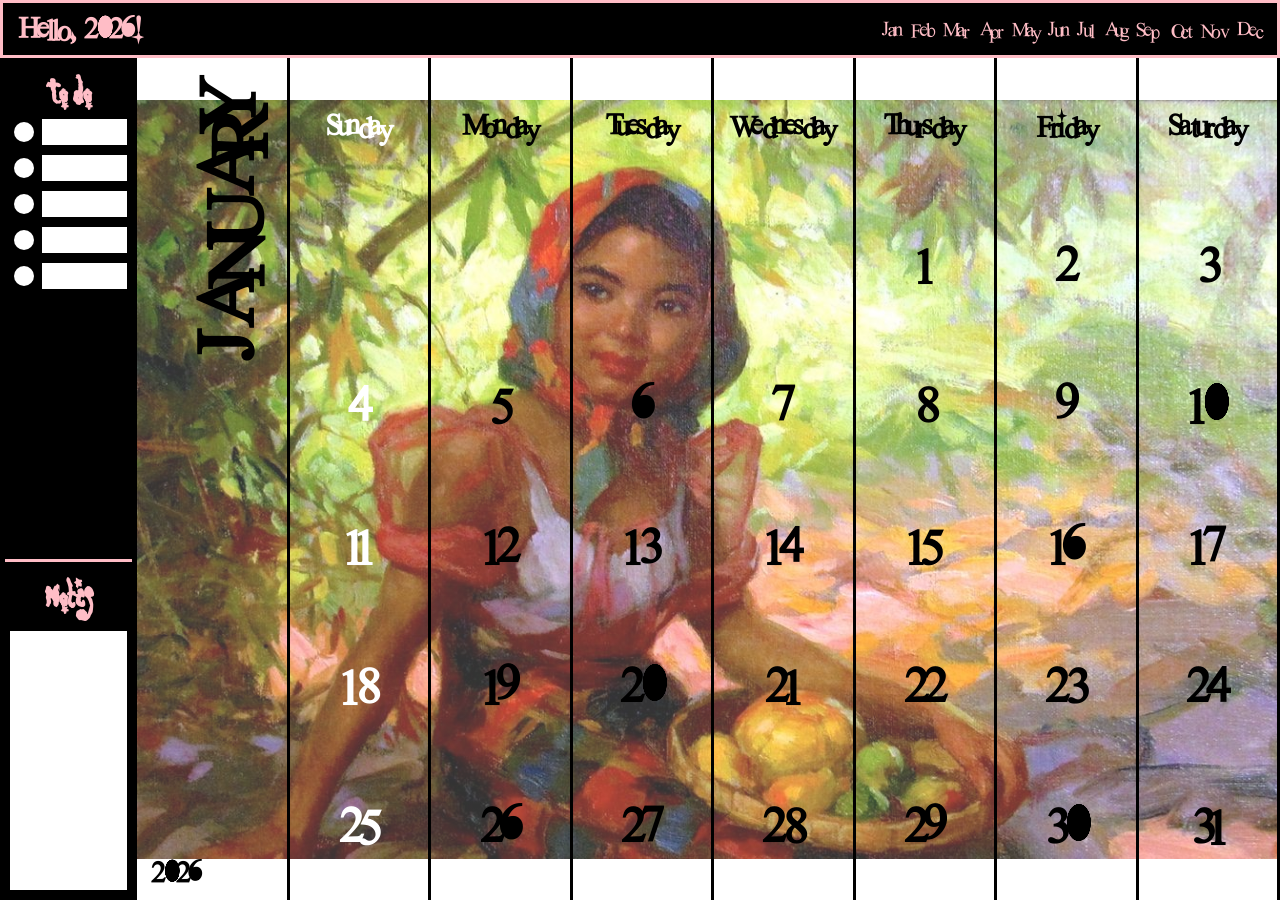
<file: index.html>
<!DOCTYPE html>
<html lang="en-US">

    <head>
        <meta charset="UTF-8">
        <title>2026 Calendar</title>
        <meta name="viewport" content="width=device-width, initial-scale=1.0">
        <link rel="stylesheet" href="style.css">
    </head>

    <body>
        <header>
            <h1>Hello, 2026!</h1>
            <nav>
                <a href="January.html" target="container">Jan</a>
                <a href="February.html" target="container">Feb</a>
                <a href="March.html" target="container">Mar</a>
                <a href="April.html" target="container">Apr</a>
                <a href="May.html" target="container">May</a>
                <a href="June.html" target="container">Jun</a>
                <a href="July.html" target="container">Jul</a>
                <a href="August.html" target="container">Aug</a>
                <a href="September.html" target="container">Sep</a>
                <a href="October.html" target="container">Oct</a>
                <a href="November.html" target="container">Nov</a>
                <a href="December.html" target="container">Dec</a>
            </nav>
        </header>

        <div class="mother">
            <aside>
                <div class="to-do">
                    <h3>To do</h3>
                    <ul class="checklist">
                        <li>
                            <input type="checkbox" class="check"> <!--checkbox - click to check behavior-->
                            <!--for editable text space-->
                            <span class="text" contenteditable="true" placeholder="Type here..."></span> <!--contenteditable="true" turns html into a live textbox-->
                        </li>
                        <li>
                            <input type="checkbox" class="check"> 
                            <span class="text" contenteditable="true" placeholder="Type here..."></span>
                        </li>
                        <li>
                            <input type="checkbox" class="check"> 
                            <span class="text" contenteditable="true" placeholder="Type here..."></span> 
                        </li>
                        <li>
                            <input type="checkbox" class="check">
                            <span class="text" contenteditable="true" placeholder="Type here..."></span>
                        </li>
                        <li>
                            <input type="checkbox" class="check">                               
                            <span class="text" contenteditable="true" placeholder="Type here..."></span>
                        </li>
                    </ul>
                </div>
                <hr>
                <div class="notes">
                    <h3>Notes</h3>
                    <div class="note-box" contenteditable="true" placeholder="Type here..."></div>
                </div>
            </aside>
            <main>
                <iframe frameborder=none src="January.html" height=100% width=100% name="container"></iframe>
            </main>
        </div>
    </body>

</html>
</file>
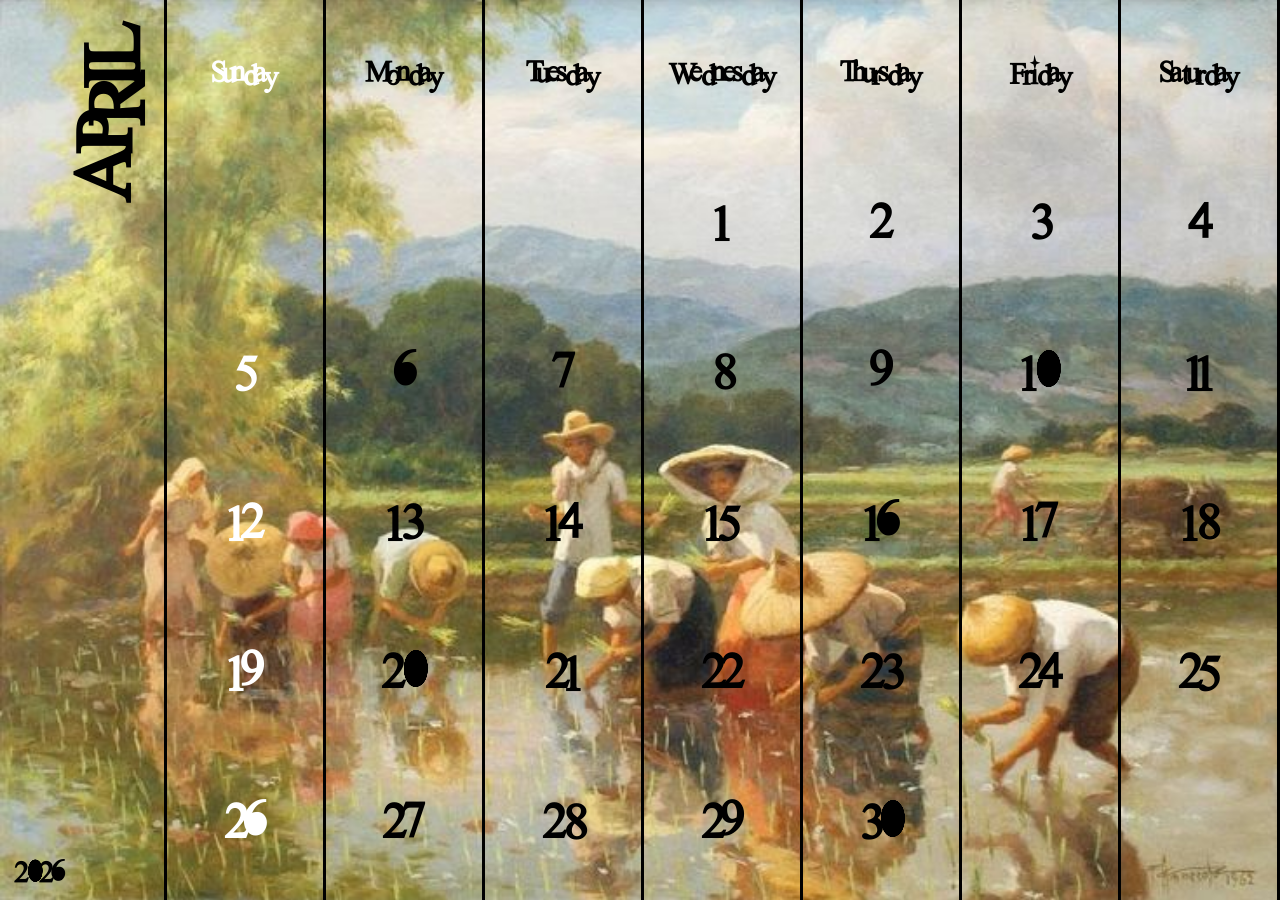
<file: April.html>
<!DOCTYPE html>
<html lang="en-US">

    <head>
        <meta charset="UTF-8">
        <title>April Calendar</title>
        <link rel="stylesheet" href="style.css">
    </head>

    <body>
        <main>
            <div class="container-apr">
                <div class="month">
                    <h1>APRIL</h1>
                    <h3>2026</h3>
                </div>
                <table class="calendar">
                    <tr>
                        <th class="sunday">Sunday</th>
                        <th>Monday</th>
                        <th>Tuesday</th>
                        <th>Wednesday</th>
                        <th>Thursday</th>
                        <th>Friday</th>
                        <th>Saturday</th>
                    </tr>
                    <tr>
                        <td class="sunday">&nbsp;</td>
                        <td>&nbsp;</td>
                        <td>&nbsp;</td>
                        <td>1</td>
                        <td>2</td>
                        <td>3</td>
                        <td>4</td>
                    </tr>
                    <tr>
                        <td class="sunday">5</td>
                        <td>6</td>
                        <td>7</td>
                        <td>8</td>
                        <td>9</td>
                        <td>10</td>
                        <td>11</td>
                    </tr>
                    <tr>
                        <td class="sunday">12</td>
                        <td>13</td>
                        <td>14</td>
                        <td>15</td>
                        <td>16</td>
                        <td>17</td>
                        <td>18</td>
                    </tr>
                    <tr>
                        <td class="sunday">19</td>
                        <td>20</td>
                        <td>21</td>
                        <td>22</td>
                        <td>23</td>
                        <td>24</td>
                        <td>25</td>
                    </tr>
                    <tr>
                        <td class="sunday">26</td>
                        <td>27</td>
                        <td>28</td>
                        <td>29</td>
                        <td>30</td>
                        <td>&nbsp;</td>
                        <td>&nbsp;</td>
                    </tr>
                </table>
            </div>
        </main>    
    </body>

</html>
</file>
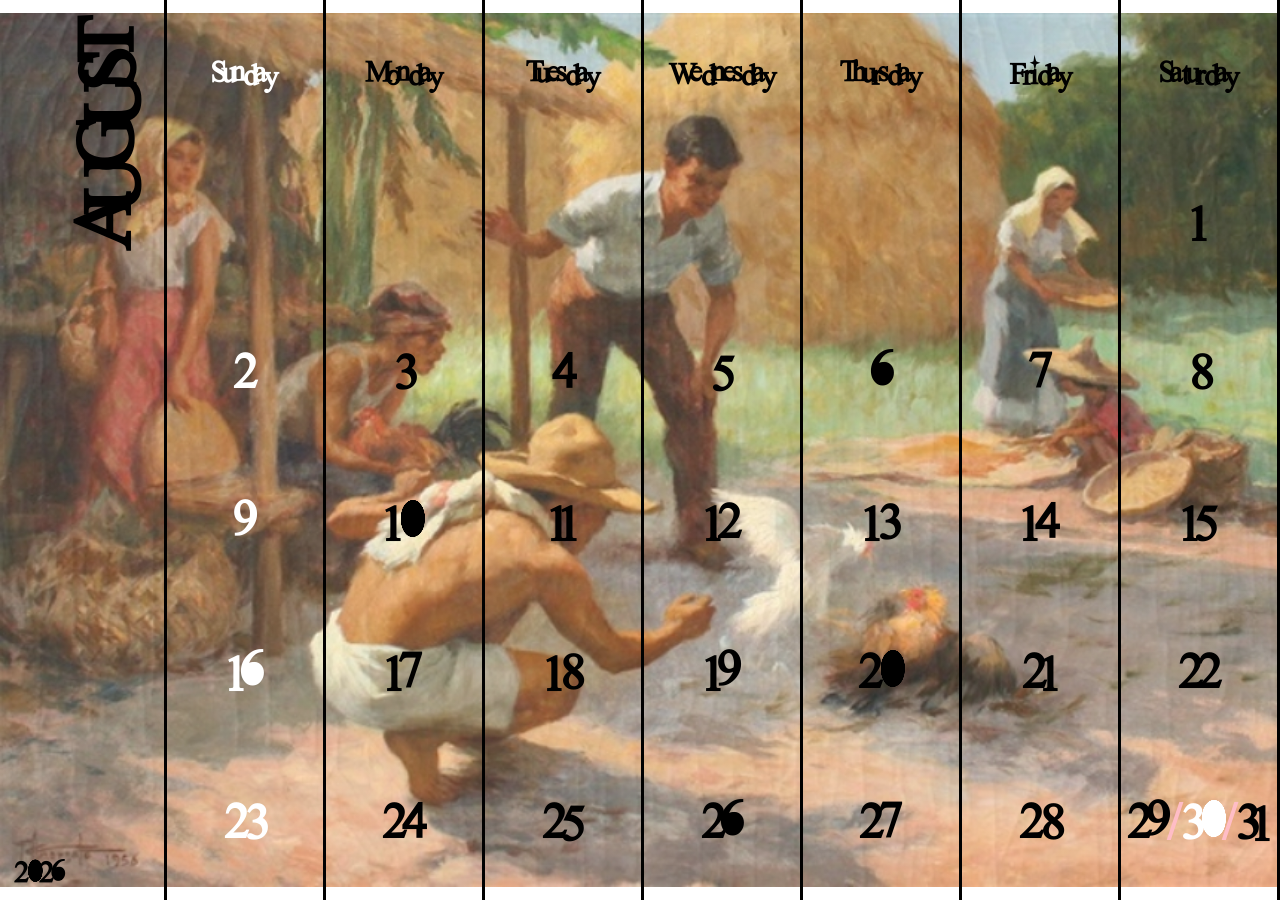
<file: August.html>
<!DOCTYPE html>
<html lang="en-US">

    <head>
        <meta charset="UTF-8">
        <title>August Calendar</title>
        <link rel="stylesheet" href="style.css">
    </head>

    <body>
        <main>
            <div class="container-aug">
                <div class="month">
                    <h1>AUGUST</h1>
                    <h3>2026</h3>
                </div>
                <table class="calendar">
                    <tr>
                        <th class="sunday">Sunday</th>
                        <th>Monday</th>
                        <th>Tuesday</th>
                        <th>Wednesday</th>
                        <th>Thursday</th>
                        <th>Friday</th>
                        <th>Saturday</th>
                    </tr>
                    <tr>
                        <td class="sunday">&nbsp;</td>
                        <td>&nbsp;</td>
                        <td>&nbsp;</td>
                        <td>&nbsp;</td>
                        <td>&nbsp;</td>
                        <td>&nbsp;</td>
                        <td>1</td>
                    </tr>
                    <tr>
                        <td class="sunday">2</td>
                        <td>3</td>
                        <td>4</td>
                        <td>5</td>
                        <td>6</td>
                        <td>7</td>
                        <td>8</td>
                    </tr>
                    <tr>
                        <td class="sunday">9</td>
                        <td>10</td>
                        <td>11</td>
                        <td>12</td>
                        <td>13</td>
                        <td>14</td>
                        <td>15</td>
                    </tr>
                    <tr>
                        <td class="sunday">16</td>
                        <td>17</td>
                        <td>18</td>
                        <td>19</td>
                        <td>20</td>
                        <td>21</td>
                        <td>22</td>
                    </tr>
                    <tr>
                        <td class="sunday">23</td>
                        <td>24</td>
                        <td>25</td>
                        <td>26</td>
                        <td>27</td>
                        <td>28</td>
                        <td>29<span class="divider">/</span><span class="sunday">30</span><span class="divider">/</span>31</td>
                    </tr>
                </table>
            </div>
        </main>    
    </body>

</html>
</file>
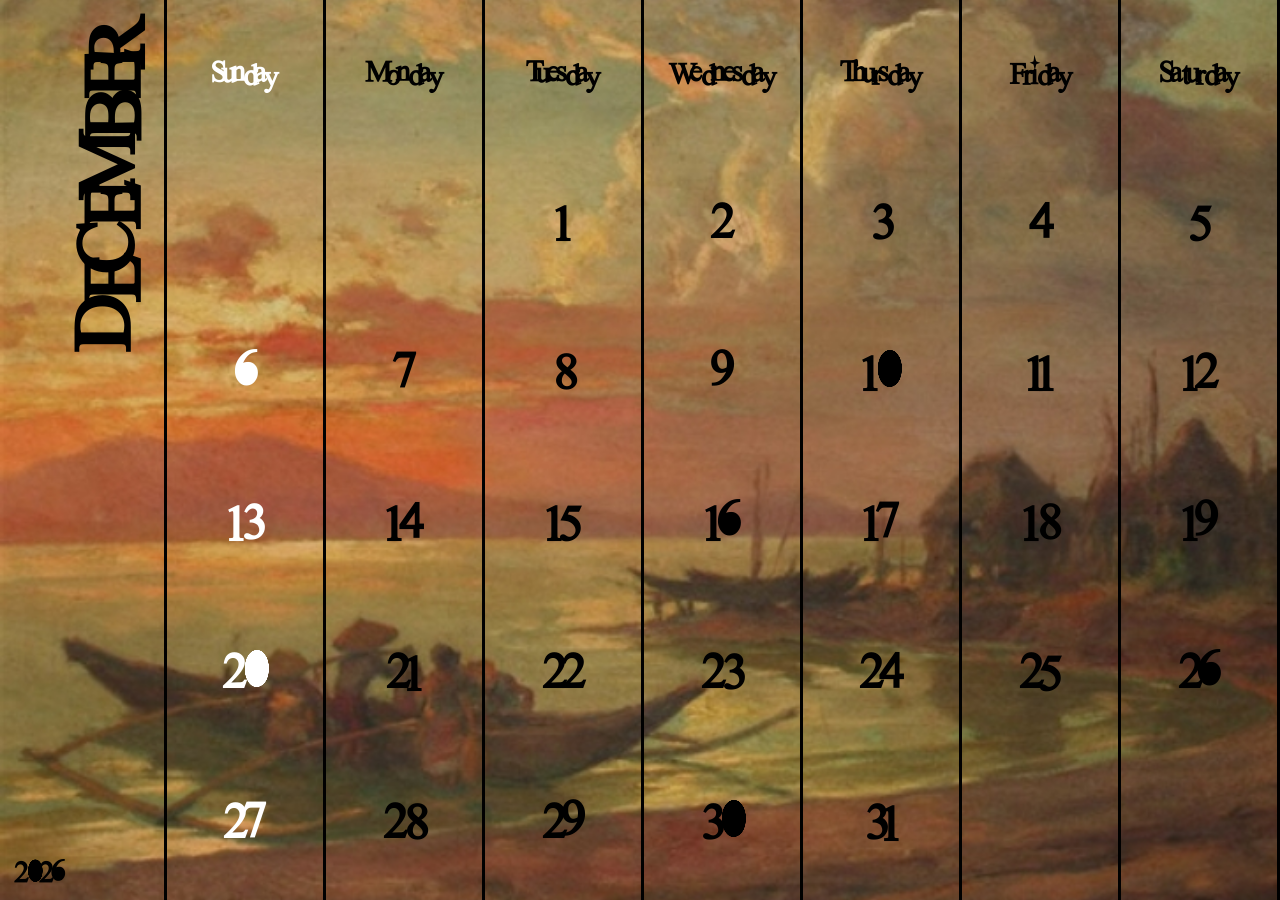
<file: December.html>
<!DOCTYPE html>
<html lang="en-US">

    <head>
        <meta charset="UTF-8">
        <title>December Calendar</title>
        <link rel="stylesheet" href="style.css">
    </head>

    <body>
        <main>
            <div class="container-dec">
                <div class="month">
                    <h1>DECEMBER</h1>
                    <h3>2026</h3>
                </div>
                <table class="calendar">
                    <tr>
                        <th class="sunday">Sunday</th>
                        <th>Monday</th>
                        <th>Tuesday</th>
                        <th>Wednesday</th>
                        <th>Thursday</th>
                        <th>Friday</th>
                        <th>Saturday</th>
                    </tr>
                    <tr>
                        <td class="sunday">&nbsp;</td>
                        <td>&nbsp;</td>
                        <td>1</td>
                        <td>2</td>
                        <td>3</td>
                        <td>4</td>
                        <td>5</td>
                    </tr>
                    <tr>
                        <td class="sunday">6</td>
                        <td>7</td>
                        <td>8</td>
                        <td>9</td>
                        <td>10</td>
                        <td>11</td>
                        <td>12</td>
                    </tr>
                    <tr>
                        <td class="sunday">13</td>
                        <td>14</td>
                        <td>15</td>
                        <td>16</td>
                        <td>17</td>
                        <td>18</td>
                        <td>19</td>
                    </tr>
                    <tr>
                        <td class="sunday">20</td>
                        <td>21</td>
                        <td>22</td>
                        <td>23</td>
                        <td>24</td>
                        <td>25</td>
                        <td>26</td>
                    </tr>
                    <tr>
                        <td class="sunday">27</td>
                        <td>28</td>
                        <td>29</td>
                        <td>30</td>
                        <td>31</td>
                        <td>&nbsp;</td>
                        <td>&nbsp;</td>
                    </tr>
                </table>
            </div>
        </main>    
    </body>

</html>
</file>
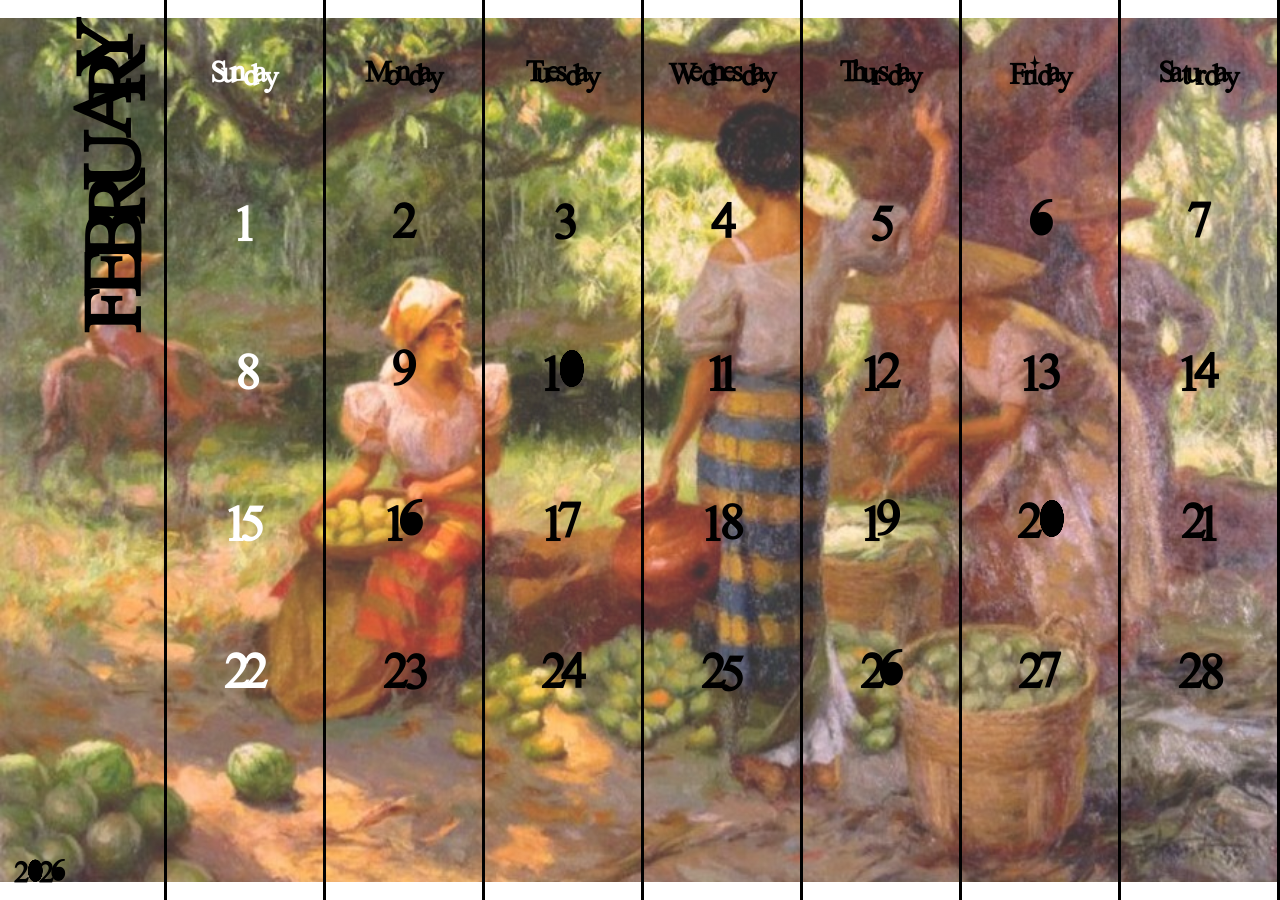
<file: February.html>
<!DOCTYPE html>
<html lang="en-US">

    <head>
        <meta charset="UTF-8">
        <title>February Calendar</title>
        <link rel="stylesheet" href="style.css">
    </head>

    <body>
        <main>
            <div class="container-feb">
                <div class="month">
                    <h1>FEBRUARY</h1>
                    <h3>2026</h3>
                </div>
                <table class="calendar">
                    <tr>
                        <th class="sunday">Sunday</th>
                        <th>Monday</th>
                        <th>Tuesday</th>
                        <th>Wednesday</th>
                        <th>Thursday</th>
                        <th>Friday</th>
                        <th>Saturday</th>
                    </tr>
                    <tr>
                        <td class="sunday">1</td>
                        <td>2</td>
                        <td>3</td>
                        <td>4</td>
                        <td>5</td>
                        <td>6</td>
                        <td>7</td>
                    </tr>
                    <tr>
                        <td class="sunday">8</td>
                        <td>9</td>
                        <td>10</td>
                        <td>11</td>
                        <td>12</td>
                        <td>13</td>
                        <td>14</td>
                    </tr>
                    <tr>
                        <td class="sunday">15</td>
                        <td>16</td>
                        <td>17</td>
                        <td>18</td>
                        <td>19</td>
                        <td>20</td>
                        <td>21</td>
                    </tr>
                    <tr>
                        <td class="sunday">22</td>
                        <td>23</td>
                        <td>24</td>
                        <td>25</td>
                        <td>26</td>
                        <td>27</td>
                        <td>28</td>
                    </tr>
                    <tr>
                        <td class="sunday">&nbsp;</td>
                        <td>&nbsp;</td>
                        <td>&nbsp;</td>
                        <td>&nbsp;</td>
                        <td>&nbsp;</td>
                        <td>&nbsp;</td>
                        <td>&nbsp;</td>
                    </tr>
                </table>
            </div>
        </main>    
    </body>

</html>
</file>
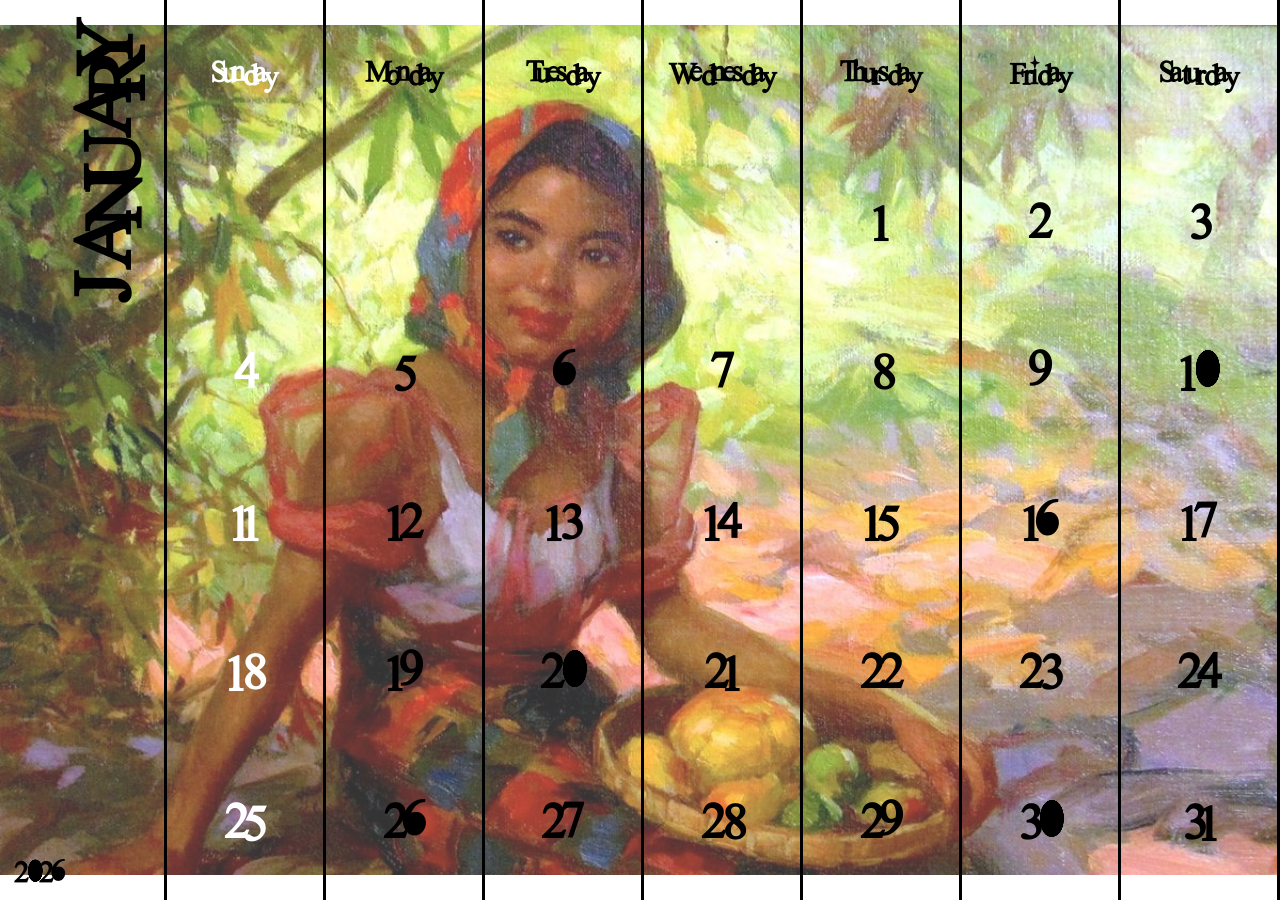
<file: January.html>
<!DOCTYPE html>
<html lang="en-US">

    <head>
        <meta charset="UTF-8">
        <title>January Calendar</title>
        <link rel="stylesheet" href="style.css">
    </head>

    <body>
        <main>
            <div class="container-jan">
                <div class="month">
                    <h1>JANUARY</h1>
                    <h3>2026</h3>
                </div>
                <table class="calendar">
                    <tr>
                        <th class="sunday">Sunday</th>
                        <th>Monday</th>
                        <th>Tuesday</th>
                        <th>Wednesday</th>
                        <th>Thursday</th>
                        <th>Friday</th>
                        <th>Saturday</th>
                    </tr>
                    <tr>
                        <td class="sunday">&nbsp;</td>
                        <td>&nbsp;</td>
                        <td>&nbsp;</td>
                        <td>&nbsp;</td>
                        <td>1</td>
                        <td>2</td>
                        <td>3</td>
                    </tr>
                    <tr>
                        <td class="sunday">4</td>
                        <td>5</td>
                        <td>6</td>
                        <td>7</td>
                        <td>8</td>
                        <td>9</td>
                        <td>10</td>
                    </tr>
                    <tr>
                        <td class="sunday">11</td>
                        <td>12</td>
                        <td>13</td>
                        <td>14</td>
                        <td>15</td>
                        <td>16</td>
                        <td>17</td>
                    </tr>
                    <tr>
                        <td class="sunday">18</td>
                        <td>19</td>
                        <td>20</td>
                        <td>21</td>
                        <td>22</td>
                        <td>23</td>
                        <td>24</td>
                    </tr>
                    <tr>
                        <td class="sunday">25</td>
                        <td>26</td>
                        <td>27</td>
                        <td>28</td>
                        <td>29</td>
                        <td>30</td>
                        <td>31</td>
                    </tr>
                </table>
            </div>
        </main>    
    </body>

</html>
</file>
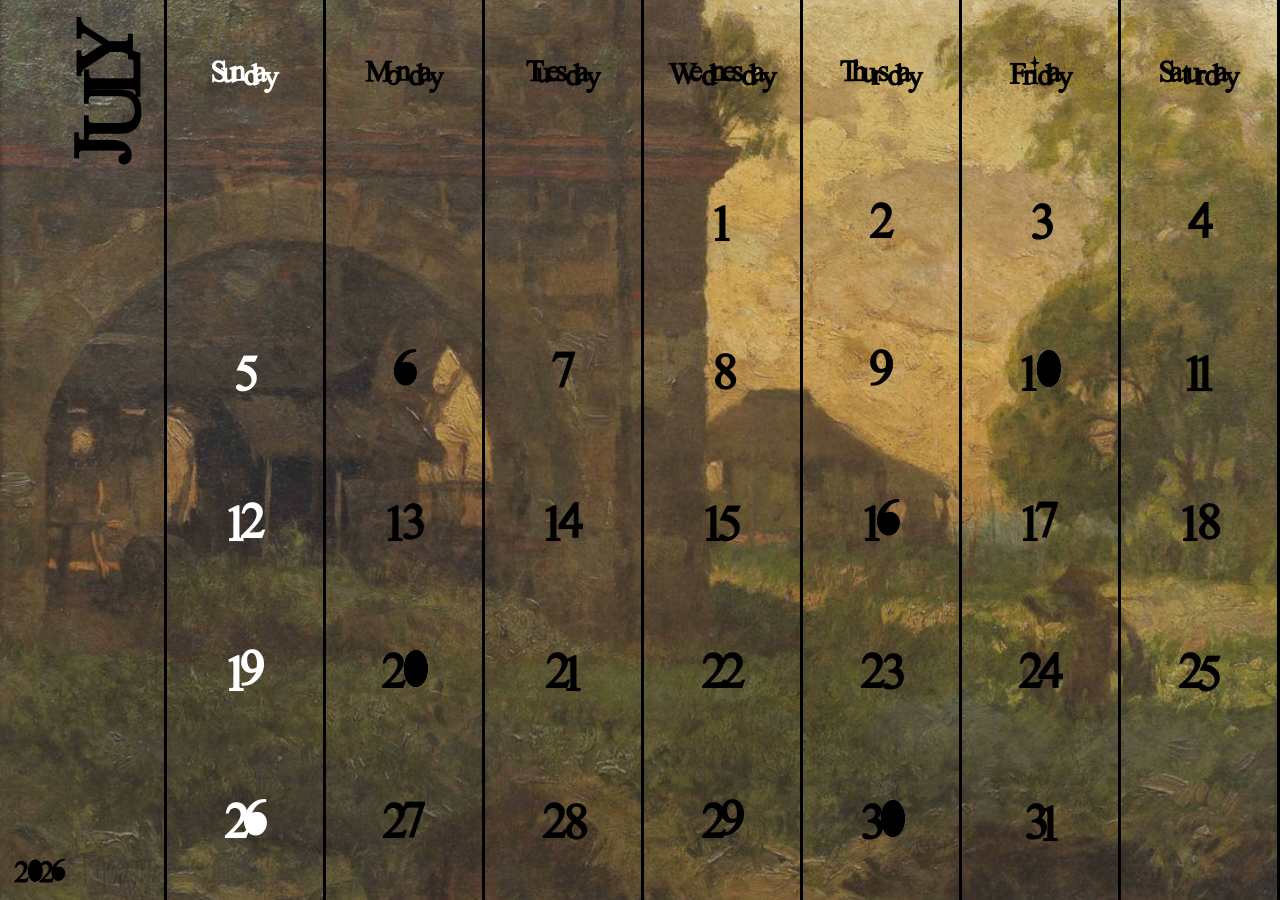
<file: July.html>
<!DOCTYPE html>
<html lang="en-US">

    <head>
        <meta charset="UTF-8">
        <title>July Calendar</title>
        <link rel="stylesheet" href="style.css">
    </head>

    <body>
        <main>
            <div class="container-jul">
                <div class="month">
                    <h1>JULY</h1>
                    <h3>2026</h3>
                </div>
                <table class="calendar">
                    <tr>
                        <th class="sunday">Sunday</th>
                        <th>Monday</th>
                        <th>Tuesday</th>
                        <th>Wednesday</th>
                        <th>Thursday</th>
                        <th>Friday</th>
                        <th>Saturday</th>
                    </tr>
                    <tr>
                        <td class="sunday">&nbsp;</td>
                        <td>&nbsp;</td>
                        <td>&nbsp;</td>
                        <td>1</td>
                        <td>2</td>
                        <td>3</td>
                        <td>4</td>
                    </tr>
                    <tr>
                        <td class="sunday">5</td>
                        <td>6</td>
                        <td>7</td>
                        <td>8</td>
                        <td>9</td>
                        <td>10</td>
                        <td>11</td>
                    </tr>
                    <tr>
                        <td class="sunday">12</td>
                        <td>13</td>
                        <td>14</td>
                        <td>15</td>
                        <td>16</td>
                        <td>17</td>
                        <td>18</td>
                    </tr>
                    <tr>
                        <td class="sunday">19</td>
                        <td>20</td>
                        <td>21</td>
                        <td>22</td>
                        <td>23</td>
                        <td>24</td>
                        <td>25</td>
                    </tr>
                    <tr>
                        <td class="sunday">26</td>
                        <td>27</td>
                        <td>28</td>
                        <td>29</td>
                        <td>30</td>
                        <td>31</td>
                        <td>&nbsp;</td>
                    </tr>
                </table>
            </div>
        </main>    
    </body>

</html>
</file>
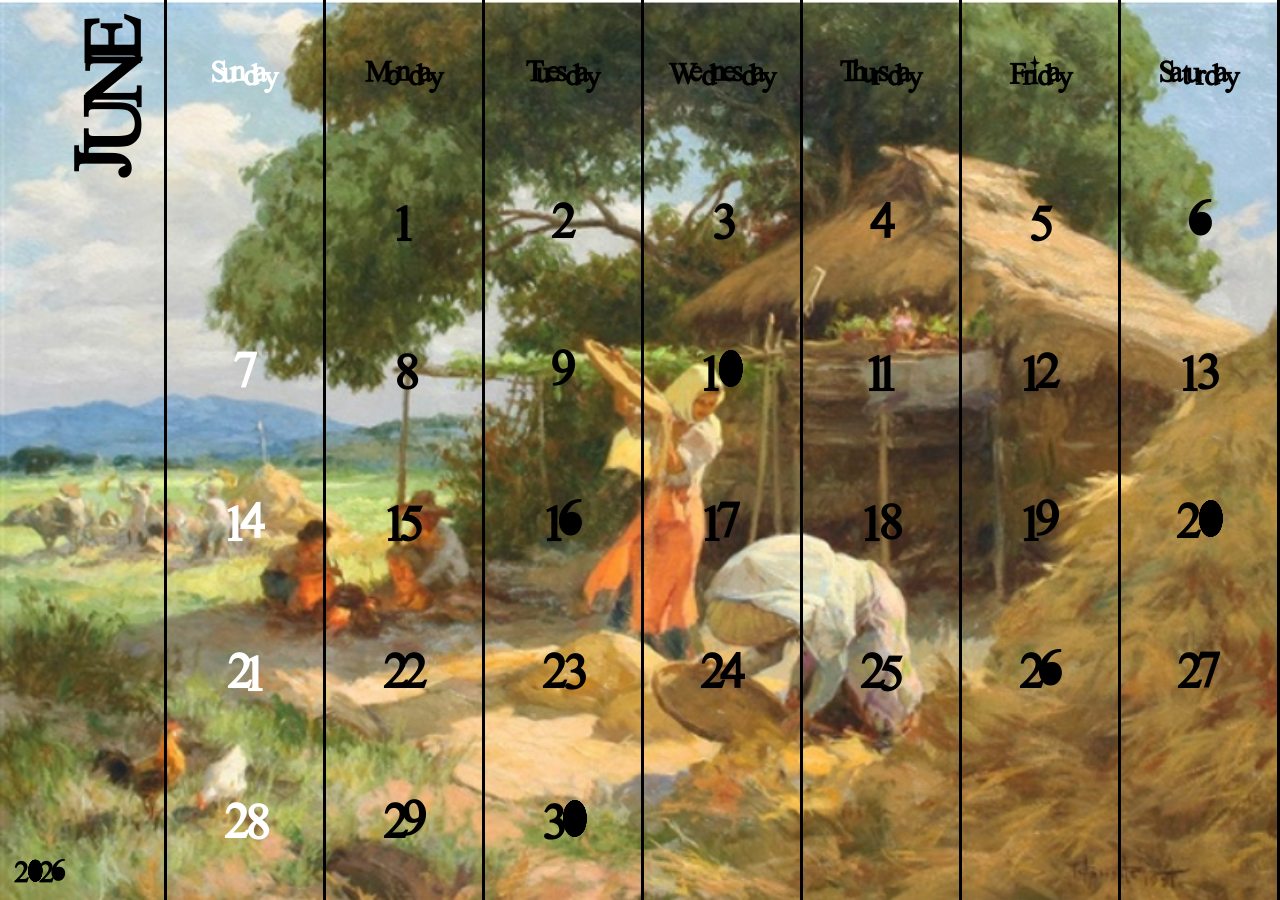
<file: June.html>
<!DOCTYPE html>
<html lang="en-US">

    <head>
        <meta charset="UTF-8">
        <title>June Calendar</title>
        <link rel="stylesheet" href="style.css">
    </head>

    <body>
        <main>
            <div class="container-jun">
                <div class="month">
                    <h1>JUNE</h1>
                    <h3>2026</h3>
                </div>
                <table class="calendar">
                    <tr>
                        <th class="sunday">Sunday</th>
                        <th>Monday</th>
                        <th>Tuesday</th>
                        <th>Wednesday</th>
                        <th>Thursday</th>
                        <th>Friday</th>
                        <th>Saturday</th>
                    </tr>
                    <tr>
                        <td class="sunday">&nbsp;</td>
                        <td>1</td>
                        <td>2</td>
                        <td>3</td>
                        <td>4</td>
                        <td>5</td>
                        <td>6</td>
                    </tr>
                    <tr>
                        <td class="sunday">7</td>
                        <td>8</td>
                        <td>9</td>
                        <td>10</td>
                        <td>11</td>
                        <td>12</td>
                        <td>13</td>
                    </tr>
                    <tr>
                        <td class="sunday">14</td>
                        <td>15</td>
                        <td>16</td>
                        <td>17</td>
                        <td>18</td>
                        <td>19</td>
                        <td>20</td>
                    </tr>
                    <tr>
                        <td class="sunday">21</td>
                        <td>22</td>
                        <td>23</td>
                        <td>24</td>
                        <td>25</td>
                        <td>26</td>
                        <td>27</td>
                    </tr>
                    <tr>
                        <td class="sunday">28</td>
                        <td>29</td>
                        <td>30</td>
                        <td>&nbsp;</td>
                        <td>&nbsp;</td>
                        <td>&nbsp;</td>
                        <td>&nbsp;</td>
                    </tr>
                </table>
            </div>
        </main>    
    </body>

</html>
</file>
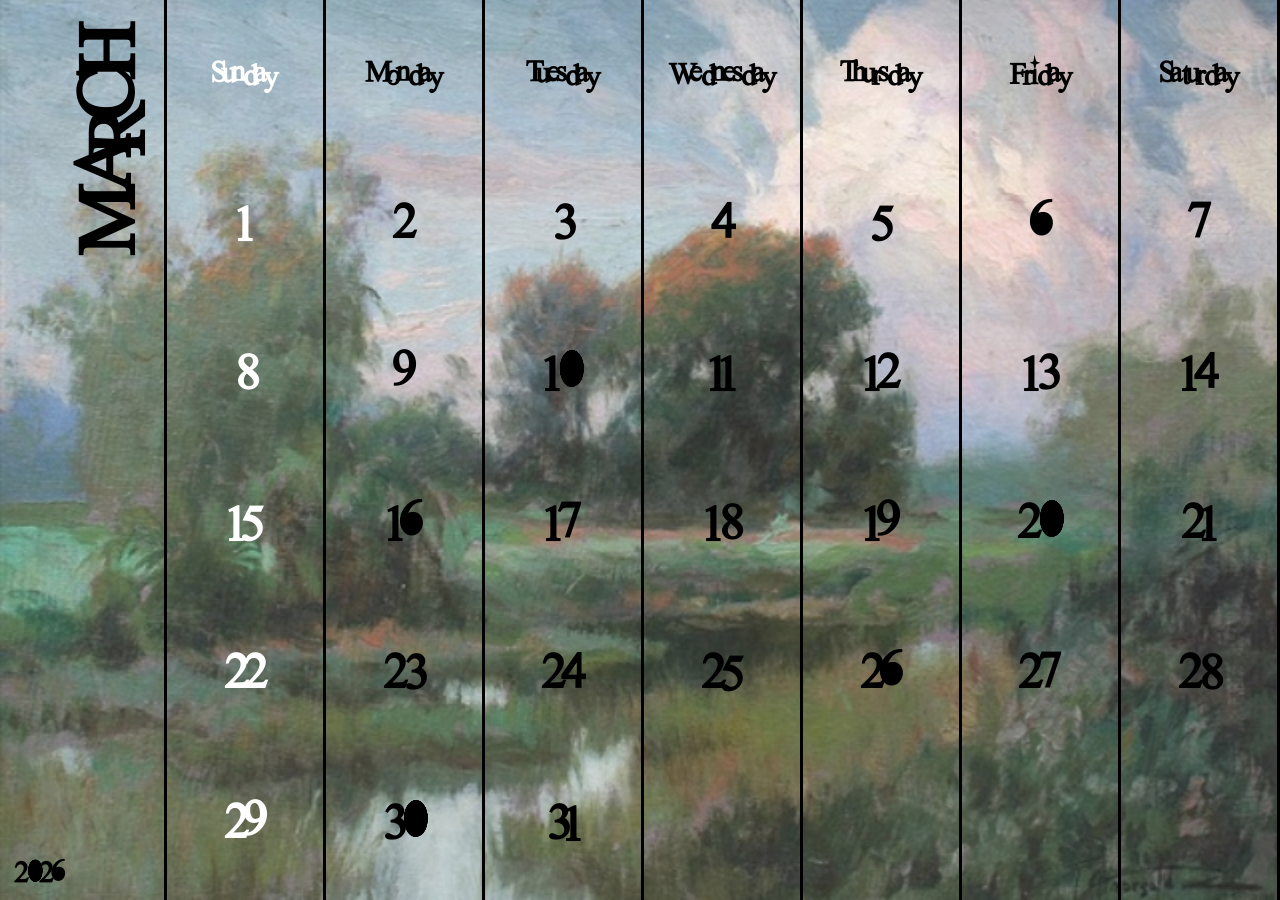
<file: March.html>
<!DOCTYPE html>
<html lang="en-US">

    <head>
        <meta charset="UTF-8">
        <title>March Calendar</title>
        <link rel="stylesheet" href="style.css">
    </head>

    <body>
        <main>
            <div class="container-mar">
                <div class="month">
                    <h1>MARCH</h1>
                    <h3>2026</h3>
                </div>
                <table class="calendar">
                    <tr>
                        <th class="sunday">Sunday</th>
                        <th>Monday</th>
                        <th>Tuesday</th>
                        <th>Wednesday</th>
                        <th>Thursday</th>
                        <th>Friday</th>
                        <th>Saturday</th>
                    </tr>
                    <tr>
                        <td class="sunday">1</td>
                        <td>2</td>
                        <td>3</td>
                        <td>4</td>
                        <td>5</td>
                        <td>6</td>
                        <td>7</td>
                    </tr>
                    <tr>
                        <td class="sunday">8</td>
                        <td>9</td>
                        <td>10</td>
                        <td>11</td>
                        <td>12</td>
                        <td>13</td>
                        <td>14</td>
                    </tr>
                    <tr>
                        <td class="sunday">15</td>
                        <td>16</td>
                        <td>17</td>
                        <td>18</td>
                        <td>19</td>
                        <td>20</td>
                        <td>21</td>
                    </tr>
                    <tr>
                        <td class="sunday">22</td>
                        <td>23</td>
                        <td>24</td>
                        <td>25</td>
                        <td>26</td>
                        <td>27</td>
                        <td>28</td>
                    </tr>
                    <tr>
                        <td class="sunday">29</td>
                        <td>30</td>
                        <td>31</td>
                        <td>&nbsp;</td>
                        <td>&nbsp;</td>
                        <td>&nbsp;</td>
                        <td>&nbsp;</td>
                    </tr>
                </table>
            </div>
        </main>    
    </body>

</html>
</file>
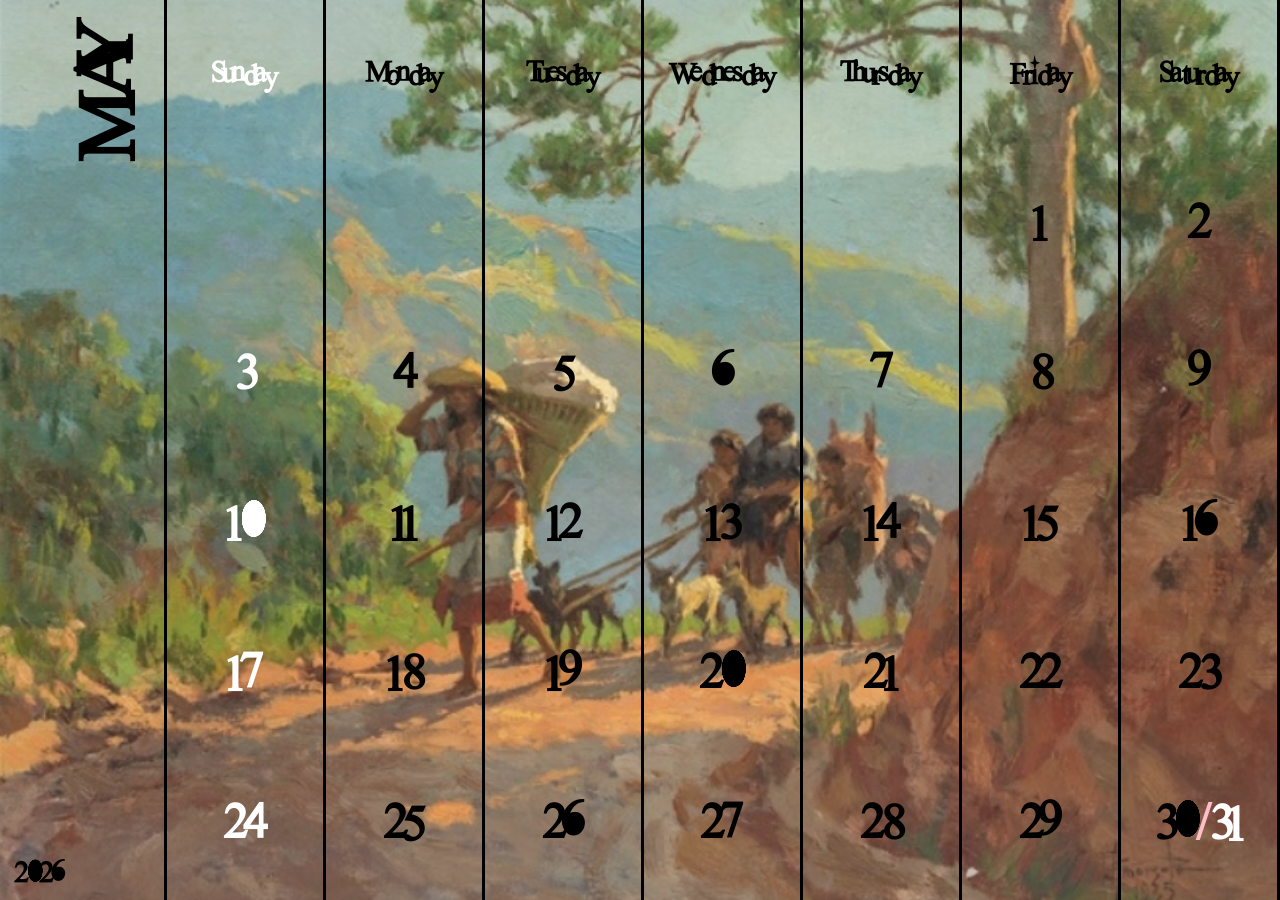
<file: May.html>
<!DOCTYPE html>
<html lang="en-US">

    <head>
        <meta charset="UTF-8">
        <title>May Calendar</title>
        <link rel="stylesheet" href="style.css">
    </head>

    <body>
        <main>
            <div class="container-may">
                <div class="month">
                    <h1>MAY</h1>
                    <h3>2026</h3>
                </div>
                <table class="calendar">
                    <tr>
                        <th class="sunday">Sunday</th>
                        <th>Monday</th>
                        <th>Tuesday</th>
                        <th>Wednesday</th>
                        <th>Thursday</th>
                        <th>Friday</th>
                        <th>Saturday</th>
                    </tr>
                    <tr>
                        <td class="sunday">&nbsp;</td>
                        <td>&nbsp;</td>
                        <td>&nbsp;</td>
                        <td>&nbsp;</td>
                        <td>&nbsp;</td>
                        <td>1</td>
                        <td>2</td>
                    </tr>
                    <tr>
                        <td class="sunday">3</td>
                        <td>4</td>
                        <td>5</td>
                        <td>6</td>
                        <td>7</td>
                        <td>8</td>
                        <td>9</td>
                    </tr>
                    <tr>
                        <td class="sunday">10</td>
                        <td>11</td>
                        <td>12</td>
                        <td>13</td>
                        <td>14</td>
                        <td>15</td>
                        <td>16</td>
                    </tr>
                    <tr>
                        <td class="sunday">17</td>
                        <td>18</td>
                        <td>19</td>
                        <td>20</td>
                        <td>21</td>
                        <td>22</td>
                        <td>23</td>
                    </tr>
                    <tr>
                        <td class="sunday">24</td>
                        <td>25</td>
                        <td>26</td>
                        <td>27</td>
                        <td>28</td>
                        <td>29</td>
                        <td>30<span class="divider">/</span><span class="sunday">31</span></td>
                    </tr>
                </table>
            </div>
        </main>    
    </body>

</html>
</file>
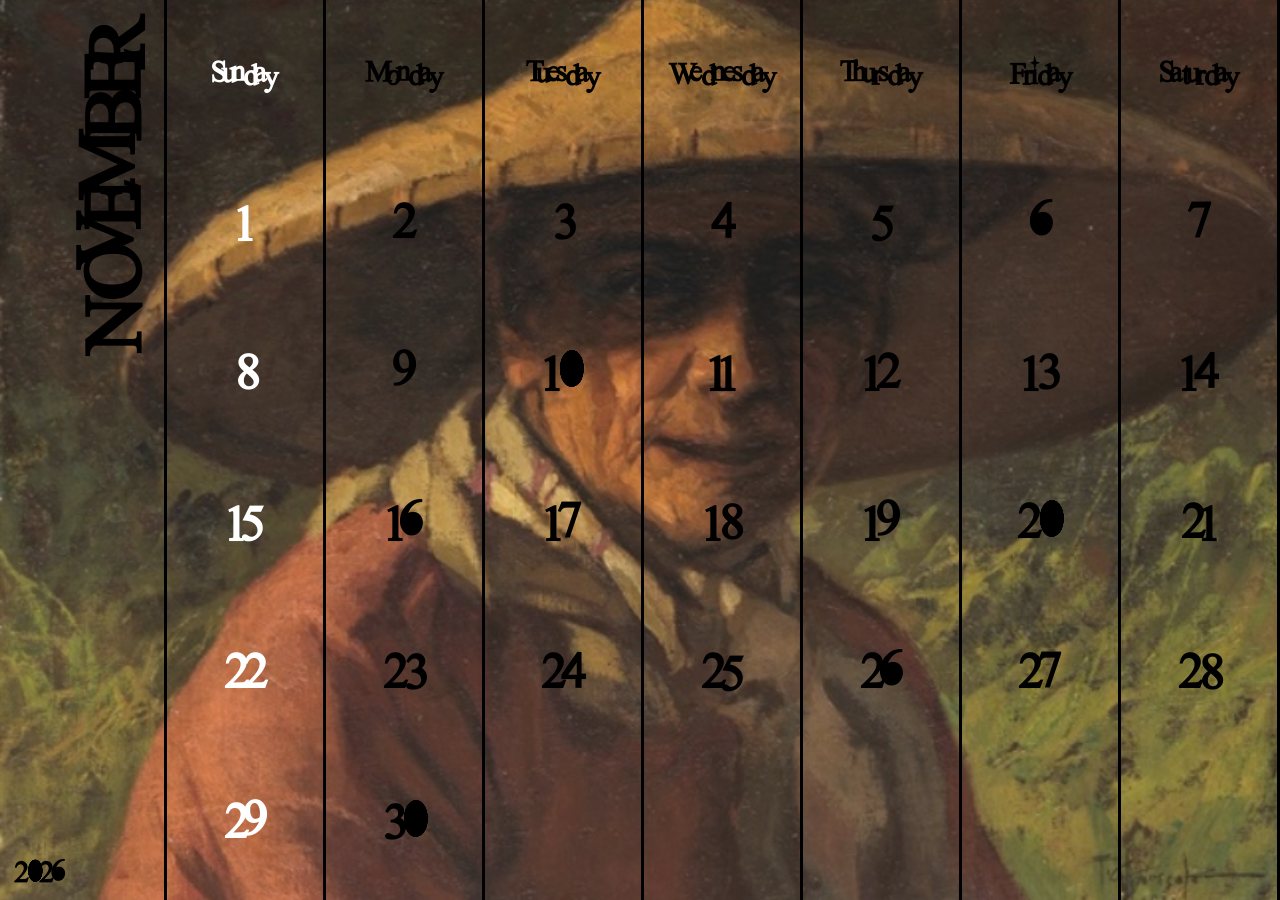
<file: November.html>
<!DOCTYPE html>
<html lang="en-US">

    <head>
        <meta charset="UTF-8">
        <title>November Calendar</title>
        <link rel="stylesheet" href="style.css">
    </head>

    <body>
        <main>
            <div class="container-nov">
                <div class="month">
                    <h1>NOVEMBER</h1>
                    <h3>2026</h3>
                </div>
                <table class="calendar">
                    <tr>
                        <th class="sunday">Sunday</th>
                        <th>Monday</th>
                        <th>Tuesday</th>
                        <th>Wednesday</th>
                        <th>Thursday</th>
                        <th>Friday</th>
                        <th>Saturday</th>
                    </tr>
                    <tr>
                        <td class="sunday">1</td>
                        <td>2</td>
                        <td>3</td>
                        <td>4</td>
                        <td>5</td>
                        <td>6</td>
                        <td>7</td>
                    </tr>
                    <tr>
                        <td class="sunday">8</td>
                        <td>9</td>
                        <td>10</td>
                        <td>11</td>
                        <td>12</td>
                        <td>13</td>
                        <td>14</td>
                    </tr>
                    <tr>
                        <td class="sunday">15</td>
                        <td>16</td>
                        <td>17</td>
                        <td>18</td>
                        <td>19</td>
                        <td>20</td>
                        <td>21</td>
                    </tr>
                    <tr>
                        <td class="sunday">22</td>
                        <td>23</td>
                        <td>24</td>
                        <td>25</td>
                        <td>26</td>
                        <td>27</td>
                        <td>28</td>
                    </tr>
                    <tr>
                        <td class="sunday">29</td>
                        <td>30</td>
                        <td>&nbsp;</td>
                        <td>&nbsp;</td>
                        <td>&nbsp;</td>
                        <td>&nbsp;</td>
                        <td>&nbsp;</td>
                    </tr>
                </table>
            </div>
        </main>    
    </body>

</html>
</file>
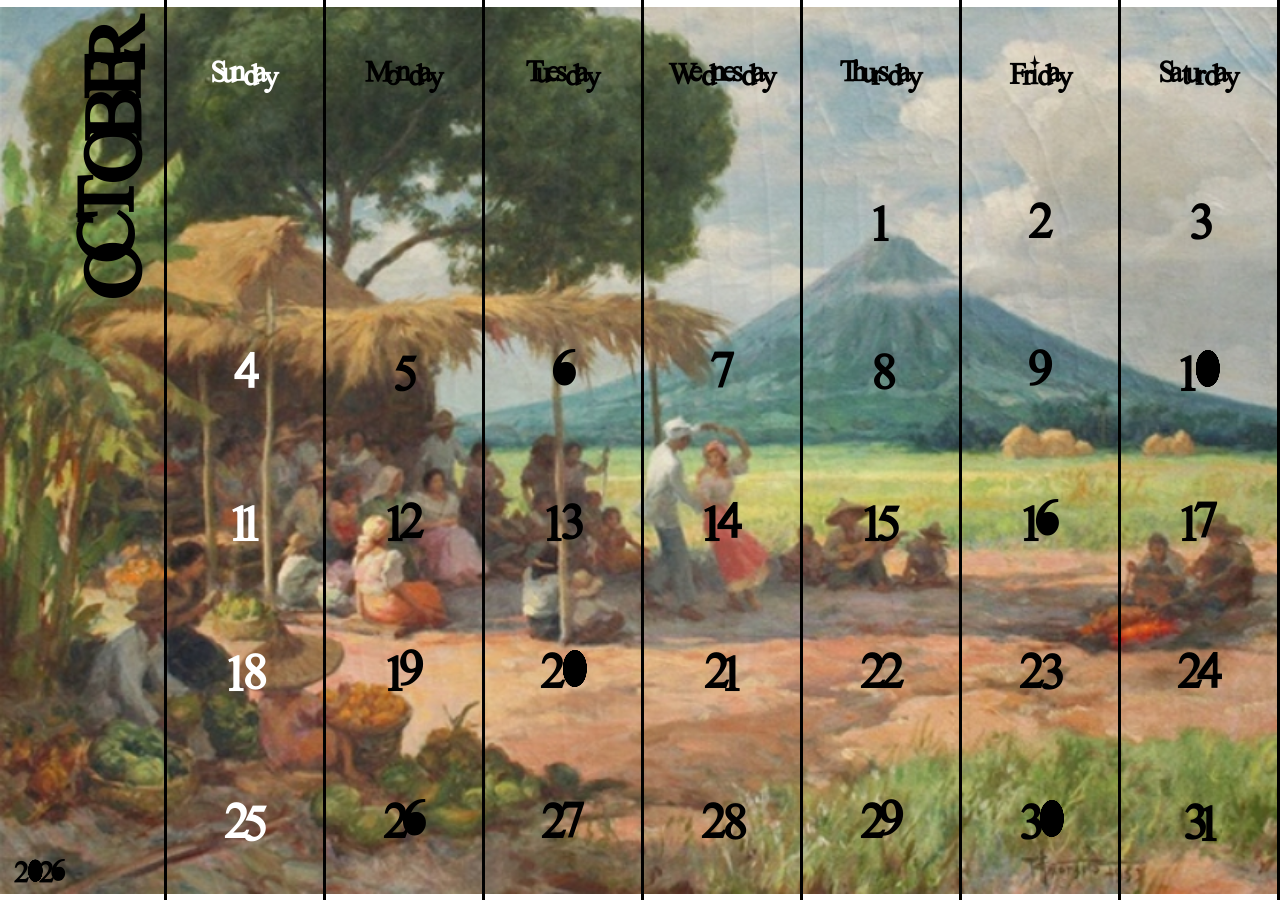
<file: October.html>
<!DOCTYPE html>
<html lang="en-US">

    <head>
        <meta charset="UTF-8">
        <title>October Calendar</title>
        <link rel="stylesheet" href="style.css">
    </head>

    <body>
        <main>
            <div class="container-oct">
                <div class="month">
                    <h1>OCTOBER</h1>
                    <h3>2026</h3>
                </div>
                <table class="calendar">
                    <tr>
                        <th class="sunday">Sunday</th>
                        <th>Monday</th>
                        <th>Tuesday</th>
                        <th>Wednesday</th>
                        <th>Thursday</th>
                        <th>Friday</th>
                        <th>Saturday</th>
                    </tr>
                    <tr>
                        <td class="sunday">&nbsp;</td>
                        <td>&nbsp;</td>
                        <td>&nbsp;</td>
                        <td>&nbsp;</td>
                        <td>1</td>
                        <td>2</td>
                        <td>3</td>
                    </tr>
                    <tr>
                        <td class="sunday">4</td>
                        <td>5</td>
                        <td>6</td>
                        <td>7</td>
                        <td>8</td>
                        <td>9</td>
                        <td>10</td>
                    </tr>
                    <tr>
                        <td class="sunday">11</td>
                        <td>12</td>
                        <td>13</td>
                        <td>14</td>
                        <td>15</td>
                        <td>16</td>
                        <td>17</td>
                    </tr>
                    <tr>
                        <td class="sunday">18</td>
                        <td>19</td>
                        <td>20</td>
                        <td>21</td>
                        <td>22</td>
                        <td>23</td>
                        <td>24</td>
                    </tr>
                    <tr>
                        <td class="sunday">25</td>
                        <td>26</td>
                        <td>27</td>
                        <td>28</td>
                        <td>29</td>
                        <td>30</td>
                        <td>31</td>
                    </tr>
                </table>
            </div>
        </main>    
    </body>

</html>
</file>
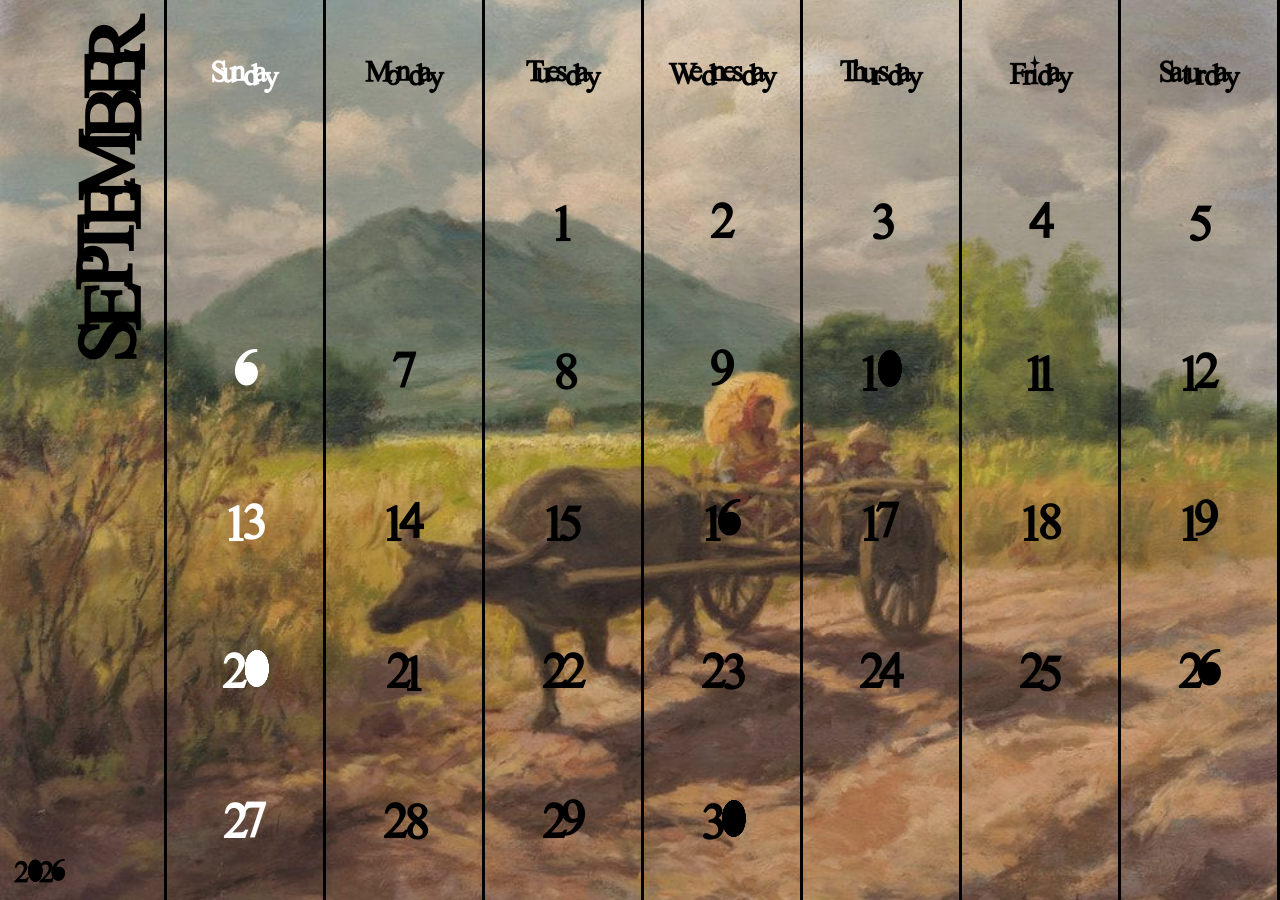
<file: September.html>
<!DOCTYPE html>
<html lang="en-US">

    <head>
        <meta charset="UTF-8">
        <title>September Calendar</title>
        <link rel="stylesheet" href="style.css">
    </head>

    <body>
        <main>
            <div class="container-sep">
                <div class="month">
                    <h1>SEPTEMBER</h1>
                    <h3>2026</h3>
                </div>
                <table class="calendar">
                    <tr>
                        <th class="sunday">Sunday</th>
                        <th>Monday</th>
                        <th>Tuesday</th>
                        <th>Wednesday</th>
                        <th>Thursday</th>
                        <th>Friday</th>
                        <th>Saturday</th>
                    </tr>
                    <tr>
                        <td class="sunday">&nbsp;</td>
                        <td>&nbsp;</td>
                        <td>1</td>
                        <td>2</td>
                        <td>3</td>
                        <td>4</td>
                        <td>5</td>
                    </tr>
                    <tr>
                        <td class="sunday">6</td>
                        <td>7</td>
                        <td>8</td>
                        <td>9</td>
                        <td>10</td>
                        <td>11</td>
                        <td>12</td>
                    </tr>
                    <tr>
                        <td class="sunday">13</td>
                        <td>14</td>
                        <td>15</td>
                        <td>16</td>
                        <td>17</td>
                        <td>18</td>
                        <td>19</td>
                    </tr>
                    <tr>
                        <td class="sunday">20</td>
                        <td>21</td>
                        <td>22</td>
                        <td>23</td>
                        <td>24</td>
                        <td>25</td>
                        <td>26</td>
                    </tr>
                    <tr>
                        <td class="sunday">27</td>
                        <td>28</td>
                        <td>29</td>
                        <td>30</td>
                        <td>&nbsp;</td>
                        <td>&nbsp;</td>
                        <td>&nbsp;</td>
                    </tr>
                </table>
            </div>
        </main>    
    </body>

</html>
</file>
<file: style.css>
/*shrink overall inner contents to fit margin and padding; prevents overflow */
* {
    box-sizing: border-box;
}
/* font declaration */
@font-face {
    font-family: "New";
    src: url("Fonts/new-romantics.TTF") format("truetype")
}
@font-face {
    font-family: "Pretty";
    src: url("Fonts/pretty-on-the-inside.ttf") format("truetype")
}

/*for header and .mother*/
body { 
    margin: 0;
    padding: 0;
    height: 100vh;
    display: flex;
    flex-direction: column; /* to counter flex's default direction */
}
/* header */
/* for nav & h1 */
header { /* height determined by contents */
    display: flex;
    align-items: center;
    background-color: black;
    border: 3px solid #FFBDC6;
}
header h1 {
    font-family: "New", serif;
    color: #FFBDC6;
    font-size: 30px;
    margin: 0;
    padding: 5px;
    margin-left: 12px;
    margin-top: 5px;
}
nav {
    display: flex; /* has it's own grouped elements */
    gap: 10px;
    margin-left: auto;
    padding: 5px;
    padding-bottom: 0;
    margin-right: 10px;
    font-family: "New", serif;
    color: #FFBDC6;
    font-size: 20px;
}
nav a {
    text-decoration: none;
    color: inherit; /* inherit color of parent element which is nav */
}
a:hover { /*pseudo class*/
    color: white;
}
/* .mother */
/* for aside & .main */
.mother {
    display: flex;
    flex: 1; /* takes all remaining vertical space */
}
/* aside */
/* for .to-do, hr, & .notes */
aside {
    display: flex; /* for .mother and its own grouped elements */
    flex: 1;
    flex-direction: column; 
    padding: 5px;
    background-color: black;
}
/* .to-do */
/* for h3 & .checklist */
.to-do {
    display: flex; /* for h3 & .checklist */
    flex-direction: column; 
    flex: 6;
    padding: 0 5px; /* top & bottom then left & right */
}
.to-do h3 {
    text-align: center;
    font-family: "Pretty", serif;
    color: #FFBDC6;
    font-size: 45px;
    margin: 0;
    padding-top: 10px;
}
/* .checklist */
/* for li, .check, & .text */
.checklist {
    list-style: none; /* removes default bullet & numbering; allow edits */
    padding-left: 0;
    margin: 0;
    display: flex; /* for lists */
    flex-direction: column;
    gap: 10px;
}
.checklist li {
    display: flex;
    gap: 5px;
}
.check {
    appearance: none; /* removes default design which is a square */
    width: 20px;
    height: 20px;
    border-radius: 50%; /* circle */
    background-color: white;
    cursor: pointer;
}
.check:checked { /* pseudo class */
    background-color: #FFBDC6;
}
.check:checked::after { /*pseudo element */
    content: "✓";
    color: white;
    display: flex;
    align-items: center;
    justify-content: center;
}
.text {
    flex: 1;
    overflow-wrap: anywhere;
    background-color: white;
    padding: 2.5px;
}
/* hr */
aside hr {  
    margin: 5px 0;     
    background-color: #FFBDC6;
    height: 3px;
    border: none;
}
/* .notes */
/* for h3 & .note-box */
.notes {
    display: flex; /* for h3 & .note-box */
    flex-direction: column;
    flex: 4;
    padding: 0 5px;
}
.notes h3 {
    text-align: center;
    font-family: "Pretty", serif;
    color: #FFBDC6;
    font-size: 45px;
    margin: 0;
    padding-top: 10px;
}
.note-box {
    margin-top: 8px;
    height: 100%;
    background-color: white;
    padding: 2.5px;
    overflow-wrap: anywhere;
    margin-bottom: 5px;
}
/* .main; can be removed */
/* for .container */
main {
    flex: 9;
    overflow: hidden; /* prevent scrollbars inside iframe */
}
/* .container */
/* for .month and .calendar */
.container-jan {
    display: flex;
    gap: 20px;
    height: 100%;
    background-image: linear-gradient(rgba(255, 255, 255, 0.2), rgba(255, 255, 255, 0.2)), url('Images/1fruit.jpg');
    background-size: 100%;
    background-repeat: no-repeat;
    background-position: center;
}
.container-feb {
    display: flex;
    gap: 20px;
    height: 100%;
    background-image: linear-gradient(rgba(255, 255, 255, 0.2), rgba(255, 255, 255, 0.2)), url('Images/2mango.jpg');
    background-size: 100%;
    background-repeat: no-repeat;
    background-position: center;
}
.container-mar {
    display: flex;
    gap: 20px;
    height: 100%;
    background-image: linear-gradient(rgba(255, 255, 255, 0.1), rgba(255, 255, 255, 0.1)), url('Images/3marsh.jpeg');
    background-size: 100%;
    background-repeat: no-repeat;
    background-position: center;
}
.container-apr {
    display: flex;
    gap: 20px;
    height: 100%;
    background-image: url('Images/4rice.jpg');
    background-size: 100%;
    background-repeat: no-repeat;
    background-position: center;
}
.container-may {
    display: flex;
    gap: 20px;
    height: 100%;
    background-image: linear-gradient(rgba(255, 255, 255, 0.1), rgba(255, 255, 255, 0.1)), url('Images/5return.jpeg');
    background-size: 100%;
    background-repeat: no-repeat;
    background-position: center;
}
.container-jun {
    display: flex;
    gap: 20px;
    height: 100%;
    background-image: url('Images/6life.jpeg');
    background-size: 100%;
    background-repeat: no-repeat;
    background-position: center;
}
.container-jul {
    display: flex;
    gap: 20px;
    height: 100%;
    background-image: linear-gradient(rgba(255, 255, 255, 0.1), rgba(255, 255, 255, 0.1)), url('Images/7arch.jpg');
    background-size: 100%;
    background-repeat: no-repeat;
    background-position: center;
}
.container-aug {
    display: flex;
    gap: 20px;
    height: 100%;
    background-image: linear-gradient(rgba(255, 255, 255, 0.1), rgba(255, 255, 255, 0.1)), url('Images/8cockfighting.jpeg');
    background-size: 100%;
    background-repeat: no-repeat;
    background-position: center;
}
.container-sep {
    display: flex;
    gap: 20px;
    height: 100%;
    background-image: linear-gradient(rgba(255, 255, 255, 0.1), rgba(255, 255, 255, 0.1)), url('Images/9carabao.jpg');
    background-size: 100%;
    background-repeat: no-repeat;
    background-position: center;
}
.container-oct {
    display: flex;
    gap: 20px;
    height: 100%;
    background-image: url('Images/10fiesta.jpeg');
    background-size: 100%;
    background-repeat: no-repeat;
    background-position: center;
}
.container-nov {
    display: flex;
    gap: 20px;
    height: 100%;
    background-image: linear-gradient(rgba(255, 255, 255, 0.1), rgba(255, 255, 255, 0.1)), url('Images/11man.jpeg');
    background-size: 100%;
    background-repeat: no-repeat;
    background-position: center;
}
.container-dec {
    display: flex;
    gap: 20px;
    height: 100%;
    background-image: url('Images/12sea.jpeg');
    background-size: 100%;
    background-repeat: no-repeat;
    background-position: center;
}
/* .month */
/* for h1 & h3 */
.month {
    position: relative; /* treat this as positioning reference for absolute children */
    flex: 1;
    height: 100%;
    padding: 10px;
}
.month h1 {
    position: absolute;
    top: 30px;
    right: -10px;
    writing-mode: vertical-rl;
    transform: rotate(-180deg);
    margin: 0;
    line-height: 1; /* lessens default headings line heights */
    font-size: 80px;
    font-family: "New", serif;
    color: black;
}
.month h3 {
    position: absolute;
    bottom: 10px;
    left: 15px;
    margin: 0;
    line-height: 1;         
    font-size: 30px;
    font-family: "New", serif;
    color: black;
}
/* .calendar (table) */
.calendar {
    flex: 9;
    width: 100%;
    table-layout: fixed; /*equal widths*/
    border-collapse: collapse;
}
tr {
    height: 100px; /* equal heights */
}
th {
    font-size: 30px;
    color: black;
    font-family: "New", serif;
    border-left: 3px solid black;
    border-right: 3px solid black;
    /* default style is center */
}
td {
    font-size: 50px;
    color: black;
    font-family: "New", serif;
    font-weight: bold;
    border-left: 3px solid black;
    border-right: 3px solid black;
    text-align: center;
}
.sunday {
    color: white;
}
.divider {
    color: #FFBDC6; 
}
</file>
